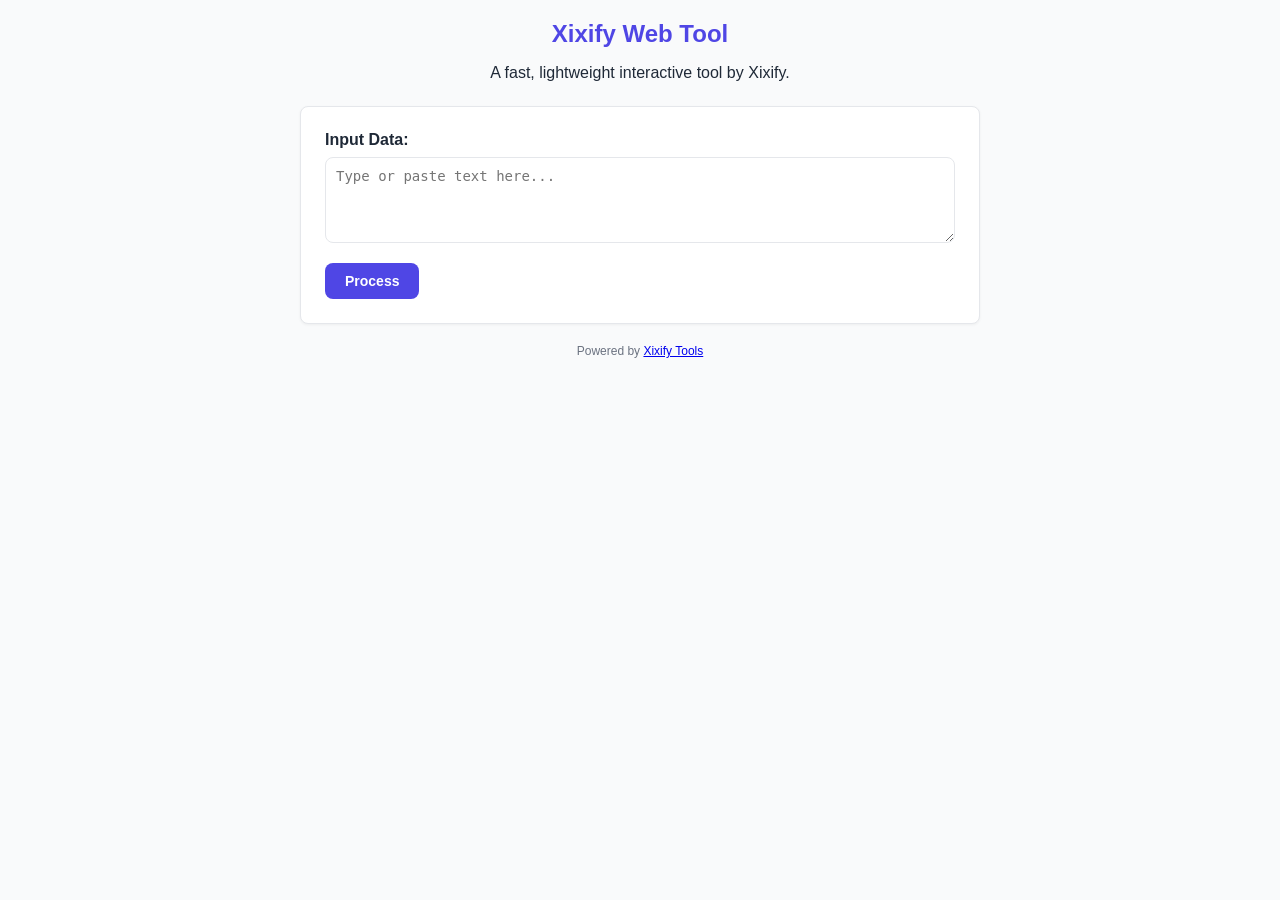
<file: templates/embeddable-web-tool/index.html>
<!DOCTYPE html>
<html lang="en">
<head>
  <meta charset="UTF-8">
  <meta name="viewport" content="width=device-width, initial-scale=1.0">
  <title>Xixify Tool Starter</title>
  <link rel="stylesheet" href="style.css">
</head>
<body>
  <div class="xixify-tool-container">
    <header class="tool-header">
      <h1 id="tool-title">Xixify Web Tool</h1>
      <p id="tool-description">A fast, lightweight interactive tool by Xixify.</p>
    </header>

    <main class="tool-card">
      <div class="form-group">
        <label for="user-input">Input Data:</label>
        <textarea id="user-input" rows="4" placeholder="Type or paste text here..."></textarea>
      </div>

      <button id="action-btn" class="btn-primary">Process</button>

      <div class="output-group hidden" id="output-section">
        <h3>Result</h3>
        <div id="result-display" class="result-box"></div>
      </div>
    </main>

    <footer class="tool-footer">
      <p>Powered by <a href="https://xixify.com" target="_blank" rel="noopener">Xixify Tools</a></p>
    </footer>
  </div>

  <script src="app.js"></script>
</body>
</html>
</file>
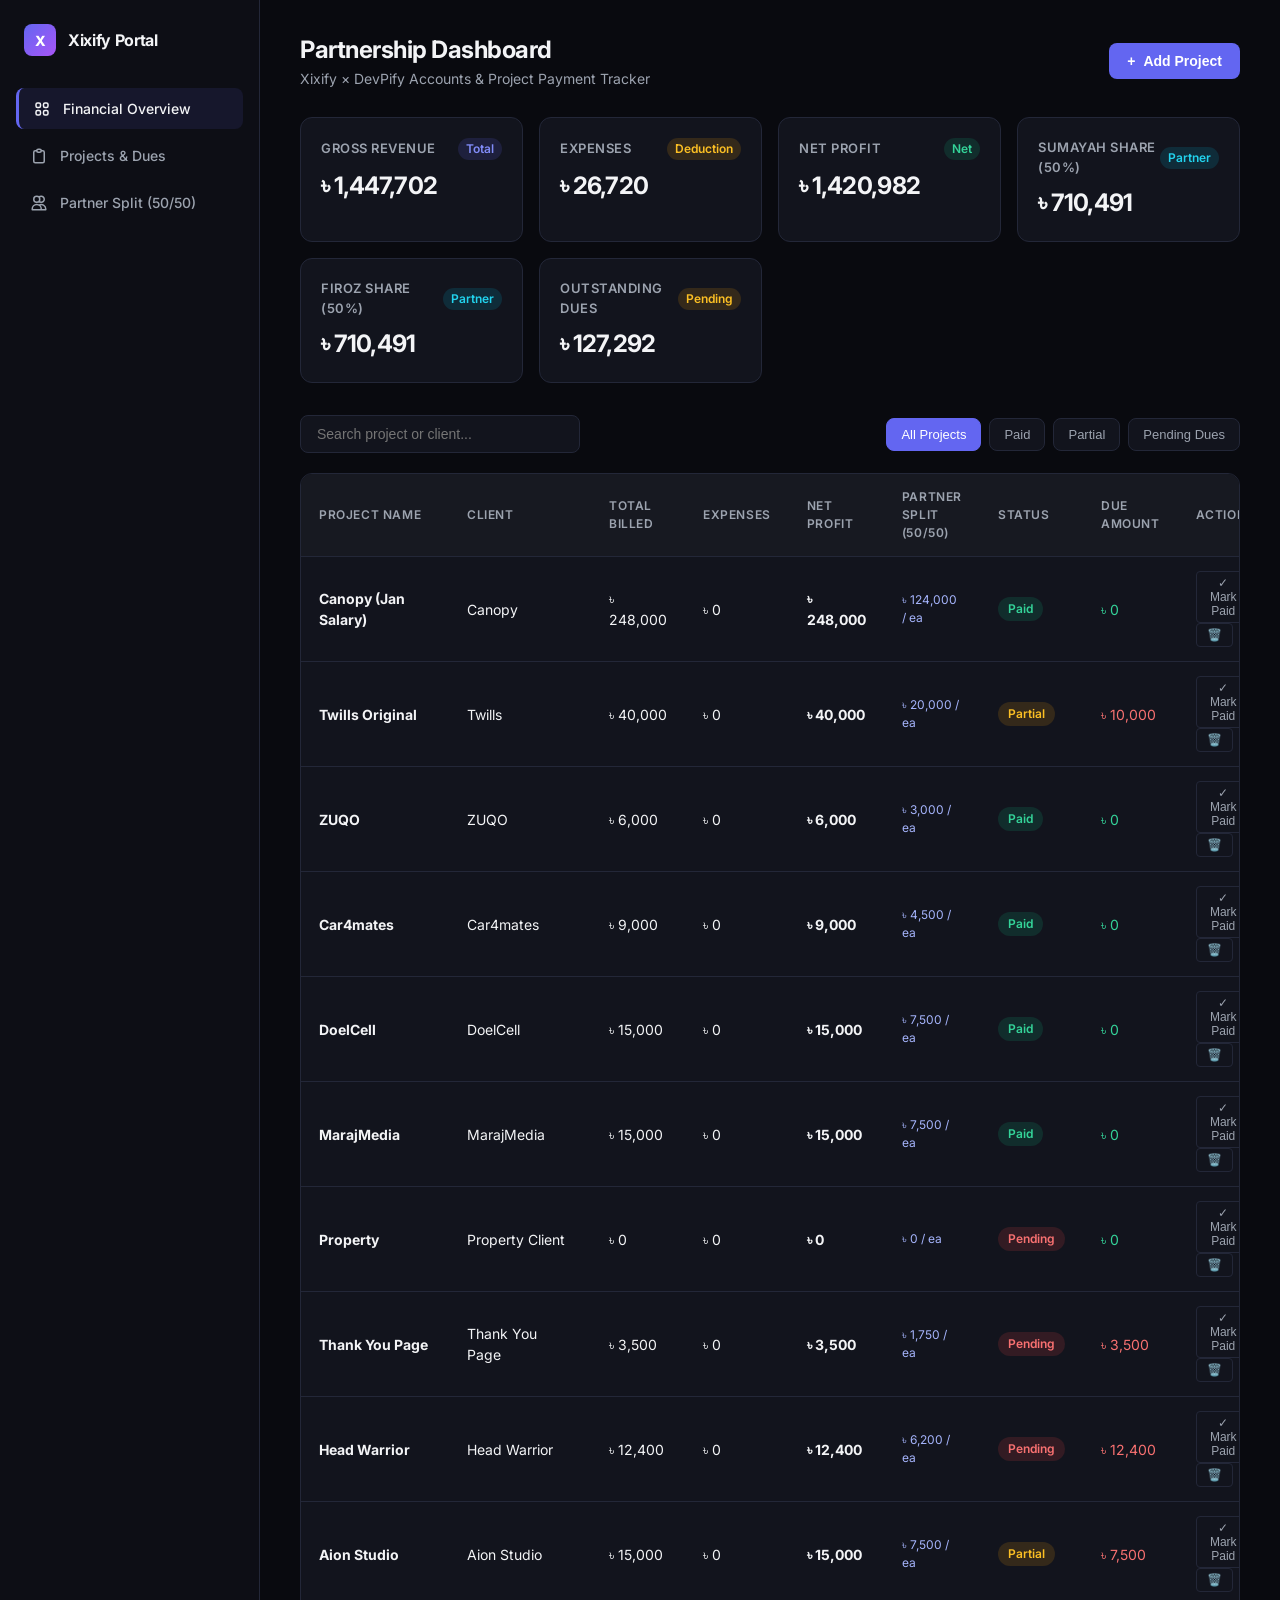
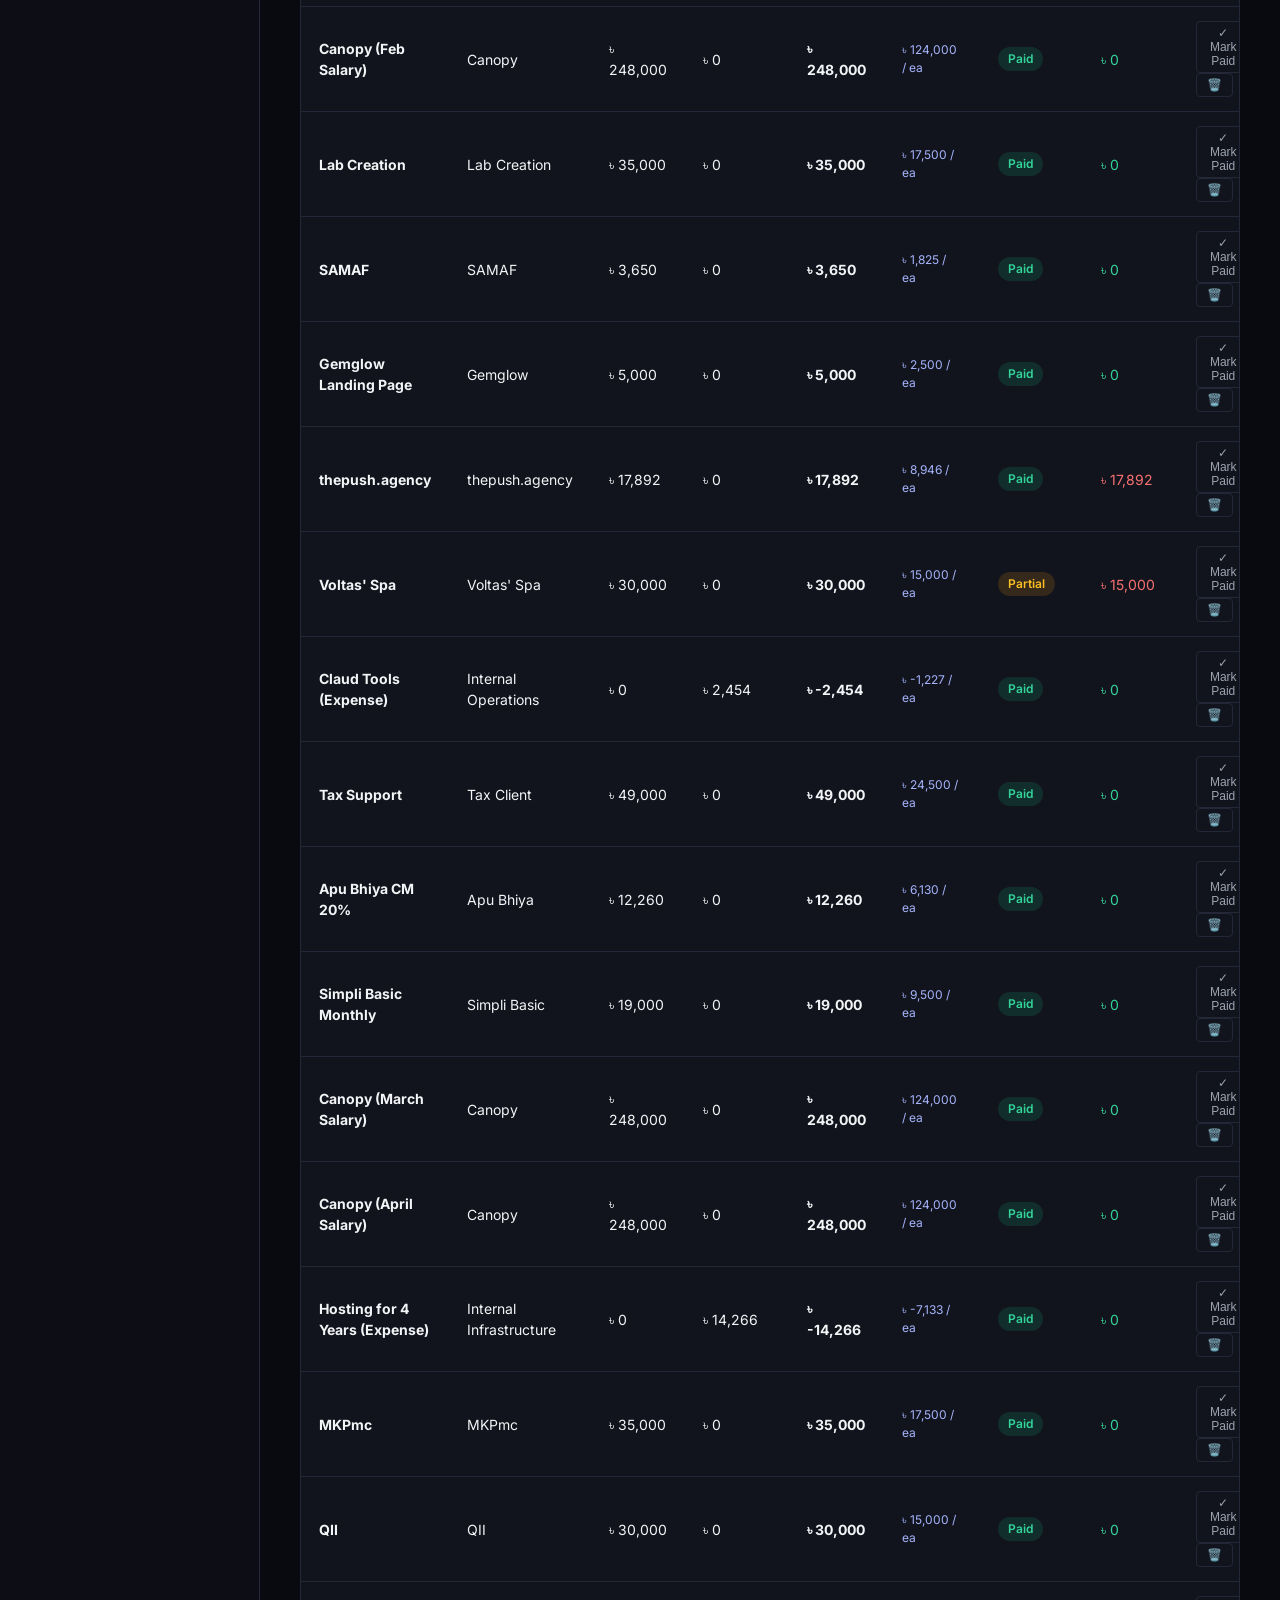
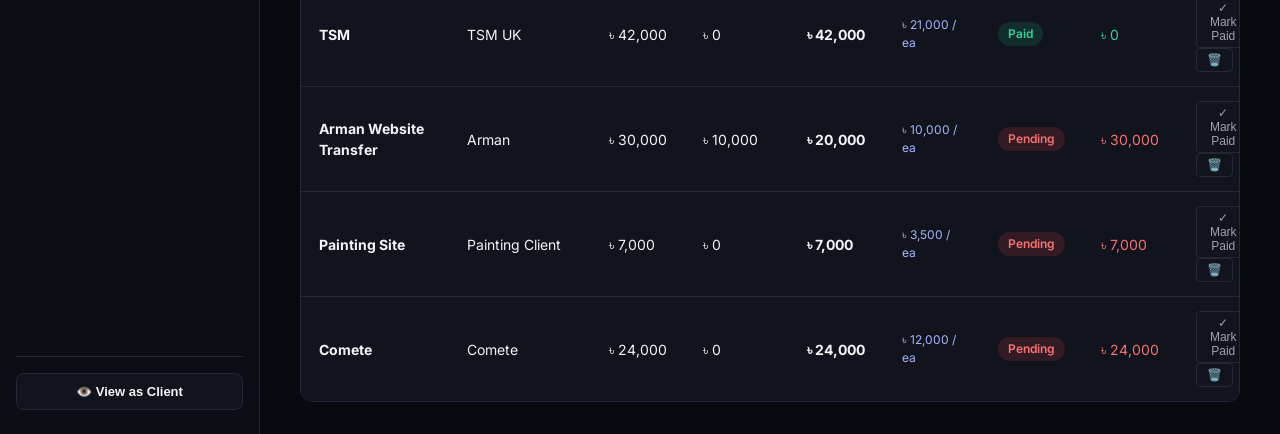
<file: tools/web-apps/xixify-portal/index.html>
<!DOCTYPE html>
<html lang="en">
<head>
  <meta charset="UTF-8">
  <meta name="viewport" content="width=device-width, initial-scale=1.0">
  <title>Xixify × DevPify | Financial & Client Portal</title>
  <link rel="stylesheet" href="style.css">
  <link rel="preconnect" href="https://fonts.googleapis.com">
  <link rel="preconnect" href="https://fonts.gstatic.com" crossorigin>
  <link href="https://fonts.googleapis.com/css2?family=Inter:wght@400;500;600;700;800&display=swap" rel="stylesheet">
</head>
<body>

  <div class="app-container">
    <!-- Sidebar -->
    <aside class="sidebar">
      <div class="brand">
        <div class="brand-icon">X</div>
        <div class="brand-text">Xixify Portal</div>
      </div>

      <ul class="nav-list">
        <li class="nav-item active" data-view="dashboard">
          <svg class="nav-icon" fill="none" stroke="currentColor" viewBox="0 0 24 24"><path stroke-linecap="round" stroke-linejoin="round" stroke-width="2" d="M4 6a2 2 0 012-2h2a2 2 0 012 2v2a2 2 0 01-2 2H6a2 2 0 01-2-2V6zM14 6a2 2 0 012-2h2a2 2 0 012 2v2a2 2 0 01-2 2h-2a2 2 0 01-2-2V6zM4 16a2 2 0 012-2h2a2 2 0 012 2v2a2 2 0 01-2 2H6a2 2 0 01-2-2v-2zM14 16a2 2 0 012-2h2a2 2 0 012 2v2a2 2 0 01-2 2h-2a2 2 0 01-2-2v-2z"></path></svg>
          Financial Overview
        </li>
        <li class="nav-item" data-view="projects">
          <svg class="nav-icon" fill="none" stroke="currentColor" viewBox="0 0 24 24"><path stroke-linecap="round" stroke-linejoin="round" stroke-width="2" d="M9 5H7a2 2 0 00-2 2v12a2 2 0 002 2h10a2 2 0 002-2V7a2 2 0 00-2-2h-2M9 5a2 2 0 002 2h2a2 2 0 002-2M9 5a2 2 0 012-2h2a2 2 0 012 2"></path></svg>
          Projects & Dues
        </li>
        <li class="nav-item admin-only" data-view="partners">
          <svg class="nav-icon" fill="none" stroke="currentColor" viewBox="0 0 24 24"><path stroke-linecap="round" stroke-linejoin="round" stroke-width="2" d="M12 4.354a4 4 0 110 5.292M15 21H3v-1a6 6 0 0112 0v1zm0 0h6v-1a6 6 0 00-9-5.197M13 7a4 4 0 11-8 0 4 4 0 018 0z"></path></svg>
          Partner Split (50/50)
        </li>
      </ul>

      <div class="sidebar-footer">
        <button id="mode-toggle-btn" class="mode-toggle-btn">
          👁️ View as Client
        </button>
      </div>
    </aside>

    <!-- Main Content -->
    <main class="main-content">
      <!-- Top Bar -->
      <header class="top-bar">
        <div>
          <h1 class="page-title">Partnership Dashboard</h1>
          <p class="page-subtitle">Xixify × DevPify Accounts & Project Payment Tracker</p>
        </div>

        <button id="add-project-btn" class="btn-primary admin-only">
          <span>+</span> Add Project
        </button>
      </header>

      <!-- Client Banner (Only shown in Client View Mode) -->
      <div class="client-banner" style="display:none;" id="client-banner">
        <div>
          <strong style="color:#818CF8;">Client Portal View</strong>
          <p style="font-size:13px; color:#9CA3AF; margin-top:2px;">Showing project progress, tasks, and payment status.</p>
        </div>
      </div>

      <!-- Financial Metrics Grid -->
      <section class="metrics-grid">
        <div class="metric-card">
          <div class="metric-header">
            <span class="metric-title">Gross Revenue</span>
            <span class="metric-badge badge-purple">Total</span>
          </div>
          <div id="metric-gross" class="metric-value">৳ 0</div>
        </div>

        <div class="metric-card admin-only">
          <div class="metric-header">
            <span class="metric-title">Expenses</span>
            <span class="metric-badge badge-orange">Deduction</span>
          </div>
          <div id="metric-expenses" class="metric-value">৳ 0</div>
        </div>

        <div class="metric-card admin-only">
          <div class="metric-header">
            <span class="metric-title">Net Profit</span>
            <span class="metric-badge badge-green">Net</span>
          </div>
          <div id="metric-net" class="metric-value">৳ 0</div>
        </div>

        <div class="metric-card admin-only">
          <div class="metric-header">
            <span class="metric-title">Sumayah Share (50%)</span>
            <span class="metric-badge badge-blue">Partner</span>
          </div>
          <div id="metric-sumayah" class="metric-value">৳ 0</div>
        </div>

        <div class="metric-card admin-only">
          <div class="metric-header">
            <span class="metric-title">Firoz Share (50%)</span>
            <span class="metric-badge badge-blue">Partner</span>
          </div>
          <div id="metric-firoz" class="metric-value">৳ 0</div>
        </div>

        <div class="metric-card">
          <div class="metric-header">
            <span class="metric-title">Outstanding Dues</span>
            <span class="metric-badge badge-orange">Pending</span>
          </div>
          <div id="metric-dues" class="metric-value">৳ 0</div>
        </div>
      </section>

      <!-- Controls & Filters -->
      <section class="controls-bar">
        <input type="text" id="search-input" class="search-input" placeholder="Search project or client...">

        <div class="filter-group">
          <button class="filter-btn active" data-filter="all">All Projects</button>
          <button class="filter-btn" data-filter="paid">Paid</button>
          <button class="filter-btn" data-filter="partial">Partial</button>
          <button class="filter-btn" data-filter="pending">Pending Dues</button>
        </div>
      </section>

      <!-- Data Table -->
      <section class="table-container">
        <table class="data-table">
          <thead>
            <tr>
              <th>Project Name</th>
              <th>Client</th>
              <th>Total Billed</th>
              <th class="admin-only">Expenses</th>
              <th class="admin-only">Net Profit</th>
              <th class="admin-only">Partner Split (50/50)</th>
              <th>Status</th>
              <th>Due Amount</th>
              <th class="admin-only">Actions</th>
            </tr>
          </thead>
          <tbody id="projects-table-body">
            <!-- Dynamic rows rendered by app.js -->
          </tbody>
        </table>
      </section>
    </main>
  </div>

  <!-- Add/Edit Project Modal -->
  <div id="project-modal" class="modal-overlay hidden">
    <div class="modal-card">
      <div class="modal-header">
        <h3 class="modal-title">New Project Entry</h3>
        <button id="modal-close" class="modal-close">&times;</button>
      </div>

      <form id="project-form">
        <div class="modal-body">
          <div class="form-group-full">
            <label class="form-label" for="proj-name">Project Name</label>
            <input type="text" id="proj-name" class="form-control" required placeholder="e.g. E-Commerce Development">
          </div>

          <div>
            <label class="form-label" for="proj-client">Client / Source</label>
            <input type="text" id="proj-client" class="form-control" required placeholder="e.g. Canopy, Fayaz">
          </div>

          <div>
            <label class="form-label" for="proj-month">Month</label>
            <select id="proj-month" class="form-control">
              <option value="January">January</option>
              <option value="February">February</option>
              <option value="March">March</option>
              <option value="April">April</option>
              <option value="May">May</option>
              <option value="June">June</option>
              <option value="July">July</option>
              <option value="August">August</option>
            </select>
          </div>

          <div>
            <label class="form-label" for="proj-amount">Project Billed Amount (BDT)</label>
            <input type="number" id="proj-amount" class="form-control" required placeholder="0">
          </div>

          <div>
            <label class="form-label" for="proj-expenses">Project Expenses (BDT)</label>
            <input type="number" id="proj-expenses" class="form-control" value="0">
          </div>

          <div>
            <label class="form-label" for="proj-paid">Amount Paid So Far (BDT)</label>
            <input type="number" id="proj-paid" class="form-control" value="0">
          </div>

          <div>
            <label class="form-label" for="proj-status">Payment Status</label>
            <select id="proj-status" class="form-control">
              <option value="Paid">Paid</option>
              <option value="Partial">Partial</option>
              <option value="Pending">Pending</option>
            </select>
          </div>
        </div>

        <div class="modal-footer">
          <button type="button" id="modal-cancel" class="btn-secondary">Cancel</button>
          <button type="submit" class="btn-primary">Save Project</button>
        </div>
      </form>
    </div>
  </div>

  <script src="data.js"></script>
  <script src="app.js"></script>
</body>
</html>
</file>
<file: templates/embeddable-web-tool/style.css>
:root {
  --xixify-primary: #4F46E5;
  --xixify-primary-hover: #4338CA;
  --xixify-bg: #F9FAFB;
  --xixify-card-bg: #FFFFFF;
  --xixify-text: #1F2937;
  --xixify-border: #E5E7EB;
  --xixify-radius: 8px;
}

body {
  font-family: -apple-system, BlinkMacSystemFont, "Segoe UI", Roboto, Helvetica, Arial, sans-serif;
  background-color: var(--xixify-bg);
  color: var(--xixify-text);
  margin: 0;
  padding: 20px;
}

.xixify-tool-container {
  max-width: 680px;
  margin: 0 auto;
}

.tool-header {
  text-align: center;
  margin-bottom: 24px;
}

.tool-header h1 {
  font-size: 24px;
  margin: 0 0 8px 0;
  color: var(--xixify-primary);
}

.tool-card {
  background: var(--xixify-card-bg);
  border: 1px solid var(--xixify-border);
  border-radius: var(--xixify-radius);
  padding: 24px;
  box-shadow: 0 1px 3px rgba(0,0,0,0.05);
}

.form-group {
  margin-bottom: 16px;
}

.form-group label {
  display: block;
  font-weight: 600;
  margin-bottom: 8px;
}

textarea {
  width: 100%;
  box-sizing: border-box;
  padding: 10px;
  border: 1px solid var(--xixify-border);
  border-radius: var(--xixify-radius);
  font-size: 14px;
  resize: vertical;
}

.btn-primary {
  background-color: var(--xixify-primary);
  color: #fff;
  border: none;
  padding: 10px 20px;
  font-size: 14px;
  font-weight: 600;
  border-radius: var(--xixify-radius);
  cursor: pointer;
  transition: background 0.2s ease;
}

.btn-primary:hover {
  background-color: var(--xixify-primary-hover);
}

.output-group {
  margin-top: 24px;
  padding-top: 16px;
  border-top: 1px solid var(--xixify-border);
}

.result-box {
  background: #F3F4F6;
  padding: 12px;
  border-radius: var(--xixify-radius);
  font-family: monospace;
}

.hidden {
  display: none;
}

.tool-footer {
  text-align: center;
  margin-top: 20px;
  font-size: 12px;
  color: #6B7280;
}
</file>
<file: tools/web-apps/xixify-portal/style.css>
/* ==========================================================================
   Xixify Partnership & Client Portal (dev.xixify.com)
   Design Language: Linear / Vercel / Apple Minimalist Dark Mode Aesthetic
   ========================================================================== */

:root {
  --bg-dark: #090A0F;
  --bg-card: #12141D;
  --bg-card-hover: #181B27;
  --bg-sidebar: #0D0E15;
  --border-color: #232738;
  --border-light: #2D334A;

  --accent-primary: #6366F1;
  --accent-primary-hover: #4F46E5;
  --accent-success: #10B981;
  --accent-warning: #F59E0B;
  --accent-danger: #EF4444;
  --accent-info: #06B6D4;

  --text-main: #F3F4F6;
  --text-muted: #9CA3AF;
  --text-dark: #6B7280;

  --font-family: 'Inter', -apple-system, BlinkMacSystemFont, "Segoe UI", Roboto, Helvetica, Arial, sans-serif;
  --radius-lg: 12px;
  --radius-md: 8px;
  --radius-sm: 4px;
}

* {
  box-sizing: border-box;
  margin: 0;
  padding: 0;
}

body {
  font-family: var(--font-family);
  background-color: var(--bg-dark);
  color: var(--text-main);
  line-height: 1.5;
  -webkit-font-smoothing: antialiased;
  display: flex;
  min-height: 100vh;
  overflow-x: hidden;
}

/* App Layout */
.app-container {
  display: flex;
  width: 100vw;
  min-height: 100vh;
}

/* Sidebar */
.sidebar {
  width: 260px;
  background-color: var(--bg-sidebar);
  border-right: 1px solid var(--border-color);
  display: flex;
  flex-direction: column;
  padding: 24px 16px;
  flex-shrink: 0;
}

.brand {
  display: flex;
  align-items: center;
  gap: 12px;
  margin-bottom: 32px;
  padding: 0 8px;
}

.brand-icon {
  width: 32px;
  height: 32px;
  background: linear-gradient(135deg, var(--accent-primary), #A855F7);
  border-radius: 8px;
  display: flex;
  align-items: center;
  justify-content: center;
  font-weight: 800;
  color: #FFF;
  font-size: 14px;
}

.brand-text {
  font-size: 16px;
  font-weight: 700;
  letter-spacing: -0.02em;
  color: var(--text-main);
}

.nav-list {
  list-style: none;
  display: flex;
  flex-direction: column;
  gap: 6px;
}

.nav-item {
  display: flex;
  align-items: center;
  gap: 12px;
  padding: 10px 14px;
  border-radius: var(--radius-md);
  color: var(--text-muted);
  font-size: 14px;
  font-weight: 500;
  cursor: pointer;
  transition: all 0.2s ease;
}

.nav-item:hover, .nav-item.active {
  background-color: var(--bg-card);
  color: var(--text-main);
}

.nav-item.active {
  border-left: 3px solid var(--accent-primary);
  background: rgba(99, 102, 241, 0.1);
}

.nav-icon {
  width: 18px;
  height: 18px;
}

.sidebar-footer {
  margin-top: auto;
  padding-top: 16px;
  border-top: 1px solid var(--border-color);
  display: flex;
  flex-direction: column;
  gap: 12px;
}

.mode-toggle-btn {
  width: 100%;
  padding: 10px;
  background: var(--bg-card);
  border: 1px solid var(--border-color);
  border-radius: var(--radius-md);
  color: var(--text-main);
  font-size: 13px;
  font-weight: 600;
  cursor: pointer;
  display: flex;
  align-items: center;
  justify-content: center;
  gap: 8px;
  transition: all 0.2s ease;
}

.mode-toggle-btn:hover {
  background: var(--bg-card-hover);
  border-color: var(--accent-primary);
}

/* Main Content Area */
.main-content {
  flex: 1;
  display: flex;
  flex-direction: column;
  overflow-y: auto;
  padding: 32px 40px;;
}

.top-bar {
  display: flex;
  justify-content: space-between;
  align-items: center;
  margin-bottom: 28px;
}

.page-title {
  font-size: 24px;
  font-weight: 700;
  letter-spacing: -0.02em;
}

.page-subtitle {
  font-size: 14px;
  color: var(--text-muted);
}

.btn-primary {
  background: var(--accent-primary);
  color: #FFF;
  border: none;
  padding: 10px 18px;
  border-radius: var(--radius-md);
  font-size: 14px;
  font-weight: 600;
  cursor: pointer;
  display: inline-flex;
  align-items: center;
  gap: 8px;
  transition: background 0.2s ease;
}

.btn-primary:hover {
  background: var(--accent-primary-hover);
}

.btn-secondary {
  background: var(--bg-card);
  color: var(--text-main);
  border: 1px solid var(--border-color);
  padding: 10px 18px;
  border-radius: var(--radius-md);
  font-size: 14px;
  font-weight: 600;
  cursor: pointer;
  display: inline-flex;
  align-items: center;
  gap: 8px;
  transition: all 0.2s ease;
}

.btn-secondary:hover {
  background: var(--bg-card-hover);
  border-color: var(--border-light);
}

/* Metrics Grid */
.metrics-grid {
  display: grid;
  grid-template-columns: repeat(auto-fit, minmax(220px, 1fr));
  gap: 16px;
  margin-bottom: 32px;
}

.metric-card {
  background-color: var(--bg-card);
  border: 1px solid var(--border-color);
  border-radius: var(--radius-lg);
  padding: 20px;
  display: flex;
  flex-direction: column;
  gap: 8px;
  transition: transform 0.2s ease, border-color 0.2s ease;
}

.metric-card:hover {
  transform: translateY(-2px);
  border-color: var(--border-light);
}

.metric-header {
  display: flex;
  justify-content: space-between;
  align-items: center;
}

.metric-title {
  font-size: 13px;
  font-weight: 600;
  color: var(--text-muted);
  text-transform: uppercase;
  letter-spacing: 0.04em;
}

.metric-value {
  font-size: 24px;
  font-weight: 700;
  letter-spacing: -0.03em;
  color: var(--text-main);
}

.metric-badge {
  font-size: 12px;
  font-weight: 600;
  padding: 2px 8px;
  border-radius: 12px;
}

.badge-purple { background: rgba(99, 102, 241, 0.15); color: #818CF8; }
.badge-green { background: rgba(16, 185, 129, 0.15); color: #34D399; }
.badge-orange { background: rgba(245, 158, 11, 0.15); color: #FBBF24; }
.badge-blue { background: rgba(6, 182, 212, 0.15); color: #22D3EE; }

/* Control Bar (Filters & Search) */
.controls-bar {
  display: flex;
  justify-content: space-between;
  align-items: center;
  gap: 16px;
  margin-bottom: 20px;
  flex-wrap: wrap;
}

.search-input {
  background: var(--bg-card);
  border: 1px solid var(--border-color);
  border-radius: var(--radius-md);
  padding: 10px 16px;
  color: var(--text-main);
  font-size: 14px;
  width: 280px;
  outline: none;
}

.search-input:focus {
  border-color: var(--accent-primary);
}

.filter-group {
  display: flex;
  gap: 8px;
}

.filter-btn {
  background: var(--bg-card);
  border: 1px solid var(--border-color);
  color: var(--text-muted);
  padding: 8px 14px;
  border-radius: var(--radius-md);
  font-size: 13px;
  font-weight: 500;
  cursor: pointer;
  transition: all 0.2s ease;
}

.filter-btn:hover, .filter-btn.active {
  background: var(--accent-primary);
  color: #FFF;
  border-color: var(--accent-primary);
}

/* Data Table */
.table-container {
  background: var(--bg-card);
  border: 1px solid var(--border-color);
  border-radius: var(--radius-lg);
  overflow-x: auto;
}

.data-table {
  width: 100%;
  border-collapse: collapse;
  text-align: left;
  font-size: 14px;
}

.data-table th {
  background: rgba(255, 255, 255, 0.02);
  color: var(--text-muted);
  font-weight: 600;
  font-size: 12px;
  text-transform: uppercase;
  letter-spacing: 0.05em;
  padding: 14px 18px;
  border-bottom: 1px solid var(--border-color);
}

.data-table td {
  padding: 14px 18px;
  border-bottom: 1px solid var(--border-color);
  color: var(--text-main);
}

.data-table tr:last-child td {
  border-bottom: none;
}

.data-table tr:hover td {
  background: var(--bg-card-hover);
}

.status-tag {
  display: inline-block;
  padding: 3px 10px;
  border-radius: 12px;
  font-size: 12px;
  font-weight: 600;
}

.status-paid { background: rgba(16, 185, 129, 0.15); color: #34D399; }
.status-partial { background: rgba(245, 158, 11, 0.15); color: #FBBF24; }
.status-pending { background: rgba(239, 68, 68, 0.15); color: #F87171; }

.action-btn-sm {
  background: transparent;
  border: 1px solid var(--border-color);
  color: var(--text-muted);
  padding: 4px 10px;
  border-radius: var(--radius-sm);
  font-size: 12px;
  cursor: pointer;
  margin-right: 4px;
}

.action-btn-sm:hover {
  color: var(--text-main);
  border-color: var(--accent-primary);
}

/* Modal Overlay */
.modal-overlay {
  position: fixed;
  top: 0;
  left: 0;
  width: 100vw;
  height: 100vh;
  background: rgba(0, 0, 0, 0.7);
  backdrop-filter: blur(4px);
  display: flex;
  align-items: center;
  justify-content: center;
  z-index: 1000;
}

.modal-overlay.hidden {
  display: none;
}

.modal-card {
  background: var(--bg-card);
  border: 1px solid var(--border-color);
  border-radius: var(--radius-lg);
  width: 540px;
  max-width: 90%;
  padding: 28px;
  box-shadow: 0 20px 25px -5px rgba(0, 0, 0, 0.5);
}

.modal-header {
  display: flex;
  justify-content: space-between;
  align-items: center;
  margin-bottom: 20px;
}

.modal-title {
  font-size: 18px;
  font-weight: 700;
}

.modal-close {
  background: transparent;
  border: none;
  color: var(--text-muted);
  font-size: 20px;
  cursor: pointer;
}

.modal-body {
  display: grid;
  grid-template-columns: 1fr 1fr;
  gap: 16px;
}

.form-group-full {
  grid-column: span 2;
}

.form-label {
  display: block;
  font-size: 13px;
  font-weight: 600;
  color: var(--text-muted);
  margin-bottom: 6px;
}

.form-control {
  width: 100%;
  background: var(--bg-dark);
  border: 1px solid var(--border-color);
  border-radius: var(--radius-md);
  padding: 10px 14px;
  color: var(--text-main);
  font-size: 14px;
  outline: none;
}

.form-control:focus {
  border-color: var(--accent-primary);
}

.modal-footer {
  margin-top: 24px;
  display: flex;
  justify-content: flex-end;
  gap: 12px;
}

/* Client Portal Mode Styling */
.client-mode .admin-only {
  display: none !important;
}

.client-banner {
  background: linear-gradient(135deg, rgba(99, 102, 241, 0.2), rgba(168, 85, 247, 0.2));
  border: 1px solid var(--accent-primary);
  border-radius: var(--radius-lg);
  padding: 16px 24px;
  margin-bottom: 24px;
  display: flex;
  justify-content: space-between;
  align-items: center;
}
</file>
